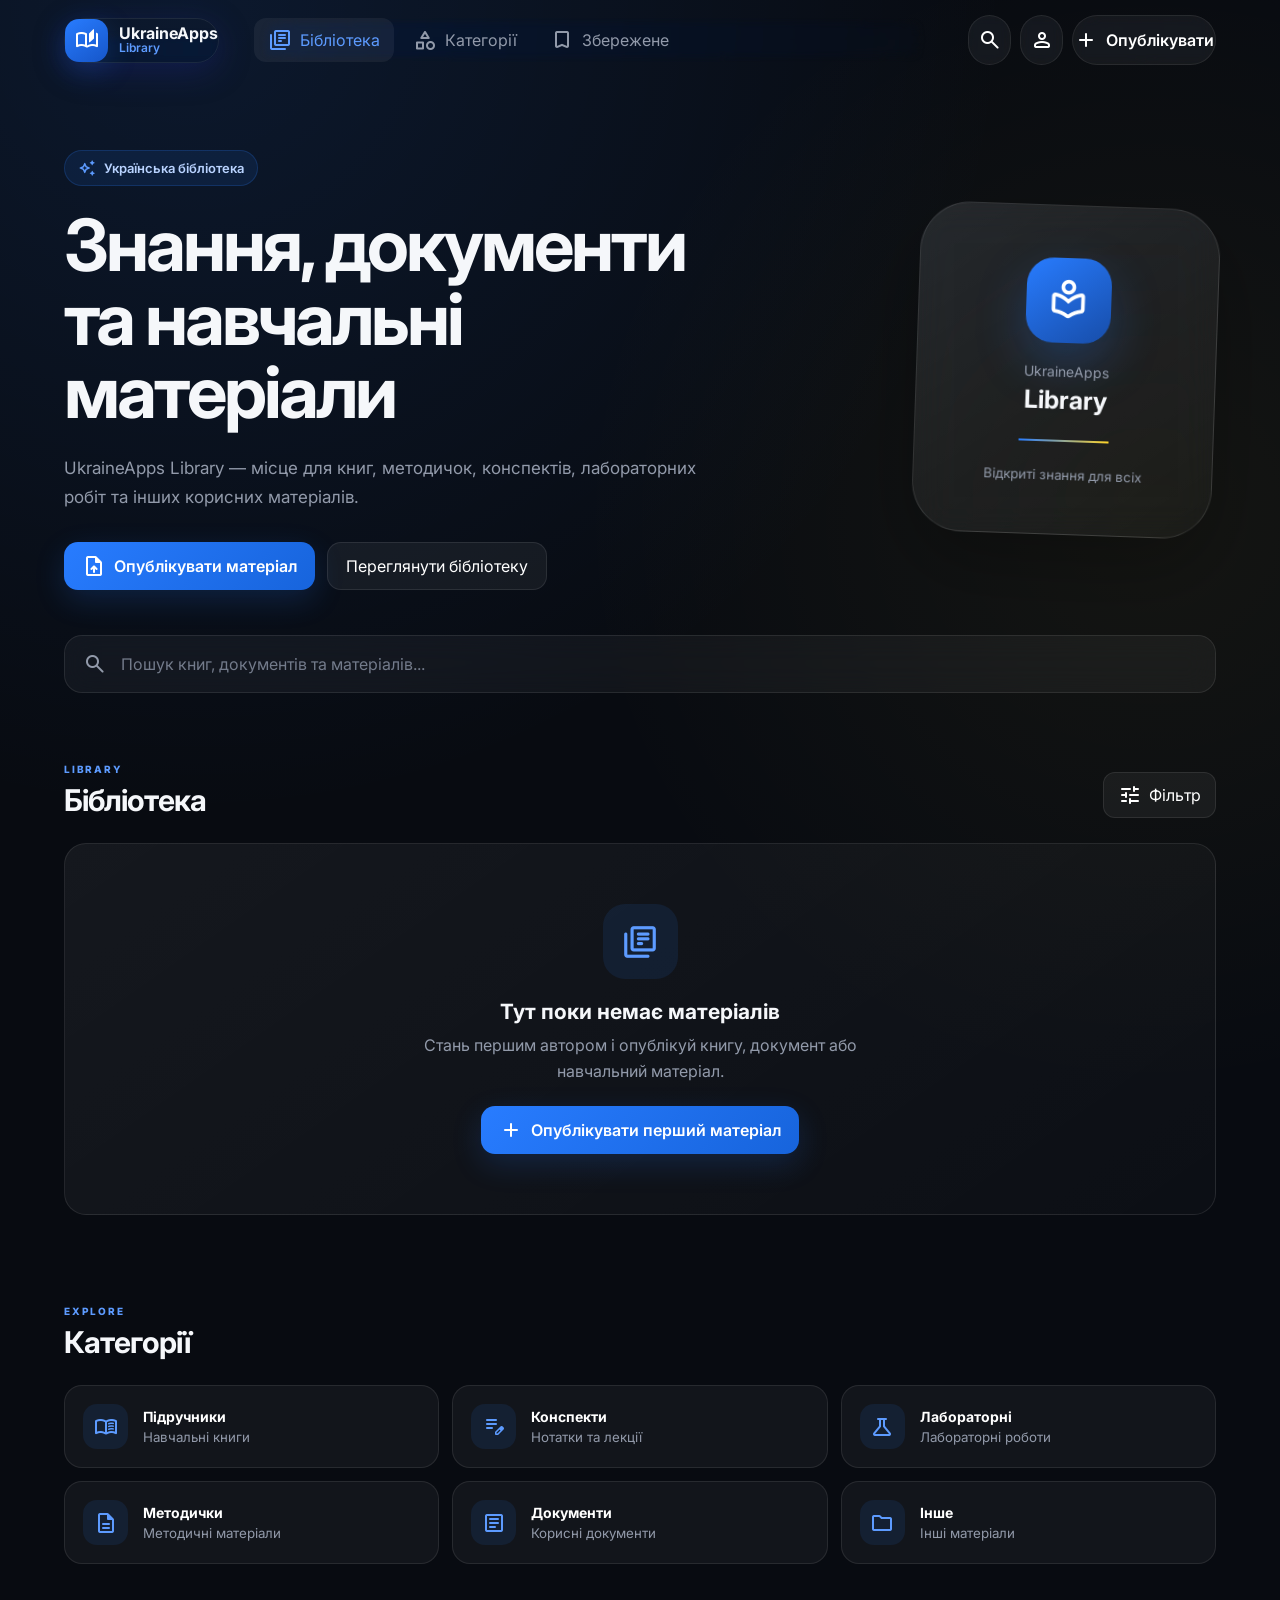
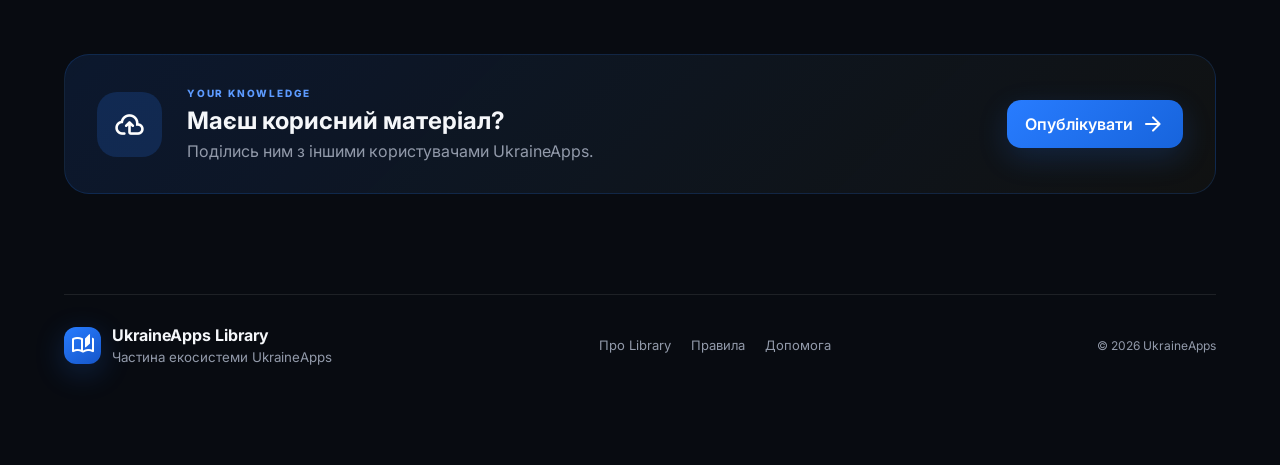
<file: index.htm>
<!DOCTYPE html>
<html lang="uk">
<head>
    <meta charset="UTF-8">
    <meta name="viewport" content="width=device-width, initial-scale=1.0">

    <title>UkraineApps Library</title>

    <link rel="preconnect" href="https://fonts.googleapis.com">
    <link rel="preconnect" href="https://fonts.gstatic.com" crossorigin>

    <link href="https://fonts.googleapis.com/css2?family=Inter:wght@400;500;600;700;800&display=swap" rel="stylesheet">

    <link rel="stylesheet" href="style.css">
  <svg style="display: none">
    <filter id="displacementFilter">
        <feImage
                href="[data-uri]"
                preserveAspectRatio="none"/>

        <feDisplacementMap
                in="SourceGraphic"
                in2="noise"
                scale="100"
                xChannelSelector="R"
                yChannelSelector="G"
        />
    </filter>
  </svg>
</head>

<body>

<!-- SVG Liquid Glass -->
<svg class="glass-svg">
    <filter id="displacementFilter">
        <feTurbulence
            type="fractalNoise"
            baseFrequency="0.015"
            numOctaves="2"
            seed="5"
            result="noise"
        />

        <feDisplacementMap
            in="SourceGraphic"
            in2="noise"
            scale="18"
            xChannelSelector="R"
            yChannelSelector="G"
        />
    </filter>
</svg>


<header class="header">

    <a href="index.html" class="logo">
        <div class="logo-icon">
            <span class="material-symbols-rounded">auto_stories</span>
        </div>

        <div class="logo-text">
            <strong>UkraineApps</strong>
            <span>Library</span>
        </div>
    </a>


    <nav class="nav">
        <a href="#library" class="active">
            <span class="material-symbols-rounded">library_books</span>
            Бібліотека
        </a>

        <a href="#categories">
            <span class="material-symbols-rounded">category</span>
            Категорії
        </a>

        <a href="#saved">
            <span class="material-symbols-rounded">bookmark</span>
            Збережене
        </a>
    </nav>


    <div class="header-actions">

        <button class="icon-button" id="searchButton" aria-label="Пошук">
            <span class="material-symbols-rounded">search</span>
        </button>

        <button class="profile-button" id="profileButton">
            <span class="material-symbols-rounded">person</span>
        </button>

        <button class="publish-button" id="openPublish">
            <span class="material-symbols-rounded">add</span>
            Опублікувати
        </button>

    </div>

</header>


<main>

    <!-- HERO -->

    <section class="hero">

        <div class="hero-content">

            <div class="hero-badge">
                <span class="material-symbols-rounded">auto_awesome</span>
                Українська бібліотека
            </div>

            <h1>
                Знання, документи<br>
                та навчальні матеріали
            </h1>

            <p>
                UkraineApps Library — місце для книг, методичок,
                конспектів, лабораторних робіт та інших корисних матеріалів.
            </p>

            <div class="hero-buttons">

                <button class="primary-button" id="heroPublish">
                    <span class="material-symbols-rounded">upload_file</span>
                    Опублікувати матеріал
                </button>

                <a href="#library" class="secondary-button">
                    Переглянути бібліотеку
                </a>

            </div>

        </div>


        <div class="hero-glass">

            <div class="hero-icon">
                <span class="material-symbols-rounded">local_library</span>
            </div>

            <span>UkraineApps</span>
            <strong>Library</strong>

            <div class="hero-line"></div>

            <small>
                Відкриті знання для всіх
            </small>

        </div>

    </section>


    <!-- SEARCH -->

    <section class="search-section">

        <div class="search-box">

            <span class="material-symbols-rounded">search</span>

            <input
                type="text"
                id="searchInput"
                placeholder="Пошук книг, документів та матеріалів..."
                autocomplete="off"
            >

            <button id="clearSearch" class="clear-search">
                <span class="material-symbols-rounded">close</span>
            </button>

        </div>

    </section>


    <!-- LIBRARY -->

    <section class="section" id="library">

        <div class="section-header">

            <div>
                <span class="section-label">LIBRARY</span>
                <h2>Бібліотека</h2>
            </div>

            <button class="filter-button" id="filterButton">
                <span class="material-symbols-rounded">tune</span>
                Фільтр
            </button>

        </div>


        <div id="libraryGrid" class="library-grid">

            <!-- Реальні матеріали Firebase будуть тут -->

            <div class="empty-library">

                <div class="empty-icon">
                    <span class="material-symbols-rounded">
                        library_books
                    </span>
                </div>

                <h3>Тут поки немає матеріалів</h3>

                <p>
                    Стань першим автором і опублікуй книгу,
                    документ або навчальний матеріал.
                </p>

                <button class="primary-button" id="emptyPublish">
                    <span class="material-symbols-rounded">add</span>
                    Опублікувати перший матеріал
                </button>

            </div>

        </div>

    </section>


    <!-- CATEGORIES -->

    <section class="section" id="categories">

        <div class="section-header">

            <div>
                <span class="section-label">EXPLORE</span>
                <h2>Категорії</h2>
            </div>

        </div>


        <div class="categories">

            <button class="category" data-category="Підручники">
                <span class="material-symbols-rounded">menu_book</span>
                <span>
                    <strong>Підручники</strong>
                    <small>Навчальні книги</small>
                </span>
            </button>


            <button class="category" data-category="Конспекти">
                <span class="material-symbols-rounded">edit_note</span>
                <span>
                    <strong>Конспекти</strong>
                    <small>Нотатки та лекції</small>
                </span>
            </button>


            <button class="category" data-category="Лабораторні">
                <span class="material-symbols-rounded">science</span>
                <span>
                    <strong>Лабораторні</strong>
                    <small>Лабораторні роботи</small>
                </span>
            </button>


            <button class="category" data-category="Методички">
                <span class="material-symbols-rounded">description</span>
                <span>
                    <strong>Методички</strong>
                    <small>Методичні матеріали</small>
                </span>
            </button>


            <button class="category" data-category="Документи">
                <span class="material-symbols-rounded">article</span>
                <span>
                    <strong>Документи</strong>
                    <small>Корисні документи</small>
                </span>
            </button>


            <button class="category" data-category="Інше">
                <span class="material-symbols-rounded">folder</span>
                <span>
                    <strong>Інше</strong>
                    <small>Інші матеріали</small>
                </span>
            </button>

        </div>

    </section>


    <!-- PUBLISH PROMO -->

    <section class="publish-promo">

        <div class="promo-icon">
            <span class="material-symbols-rounded">cloud_upload</span>
        </div>

        <div class="promo-text">
            <span class="section-label">YOUR KNOWLEDGE</span>

            <h2>
                Маєш корисний матеріал?
            </h2>

            <p>
                Поділись ним з іншими користувачами UkraineApps.
            </p>
        </div>

        <button class="primary-button" id="promoPublish">
            Опублікувати
            <span class="material-symbols-rounded">arrow_forward</span>
        </button>

    </section>

</main>


<footer>

    <div class="footer-logo">
        <div class="logo-icon">
            <span class="material-symbols-rounded">auto_stories</span>
        </div>

        <div>
            <strong>UkraineApps Library</strong>
            <small>Частина екосистеми UkraineApps</small>
        </div>
    </div>


    <div class="footer-links">
        <a href="#">Про Library</a>
        <a href="#">Правила</a>
        <a href="#">Допомога</a>
    </div>


    <span class="copyright">
        © 2026 UkraineApps
    </span>

</footer>


<!-- MOBILE NAV -->

<nav class="mobile-nav">

    <a href="#library" class="active">
        <span class="material-symbols-rounded">library_books</span>
        <small>Бібліотека</small>
    </a>

    <a href="#categories">
        <span class="material-symbols-rounded">category</span>
        <small>Категорії</small>
    </a>

    <button id="mobilePublish">
        <span class="material-symbols-rounded">add</span>
    </button>

    <a href="#saved">
        <span class="material-symbols-rounded">bookmark</span>
        <small>Збережене</small>
    </a>

    <button id="mobileProfile">
        <span class="material-symbols-rounded">person</span>
        <small>Профіль</small>
    </button>

</nav>


<!-- PUBLISH MODAL -->

<div class="modal" id="publishModal">

    <div class="modal-overlay"></div>

    <div class="modal-window">

        <button class="modal-close" id="closePublish">
            <span class="material-symbols-rounded">close</span>
        </button>


        <div class="modal-header">

            <div class="modal-icon">
                <span class="material-symbols-rounded">
                    upload_file
                </span>
            </div>

            <div>
                <span class="section-label">PUBLISH</span>
                <h2>Опублікувати матеріал</h2>
            </div>

        </div>


        <form id="publishForm">

            <label>
                Назва

                <input
                    type="text"
                    id="materialTitle"
                    maxlength="200"
                    placeholder="Наприклад: Основи електротехніки"
                    required
                >

            </label>


            <label>
                Опис

                <textarea
                    id="materialDescription"
                    maxlength="5000"
                    placeholder="Коротко опиши матеріал..."
                    required
                ></textarea>

                <span class="counter">
                    <span id="descriptionCount">0</span>/5000
                </span>

            </label>


            <label>
                Категорія

                <select id="materialCategory" required>

                    <option value="">
                        Обери категорію
                    </option>

                    <option value="Підручники">
                        Підручники
                    </option>

                    <option value="Конспекти">
                        Конспекти
                    </option>

                    <option value="Лабораторні">
                        Лабораторні
                    </option>

                    <option value="Методички">
                        Методички
                    </option>

                    <option value="Документи">
                        Документи
                    </option>

                    <option value="Інше">
                        Інше
                    </option>

                </select>

            </label>


            <div class="upload-fields">

                <label class="file-upload">

                    <input
                        type="file"
                        id="coverFile"
                        accept="image/jpeg,image/png,image/webp"
                    >

                    <span class="material-symbols-rounded">
                        image
                    </span>

                    <strong>Обкладинка</strong>

                    <small>
                        JPG, PNG або WEBP · до 5 МБ
                    </small>

                </label>


                <label class="file-upload">

                    <input
                        type="file"
                        id="materialFile"
                        accept=".pdf,.doc,.docx,.ppt,.pptx,.xls,.xlsx"
                        required
                    >

                    <span class="material-symbols-rounded">
                        description
                    </span>

                    <strong>Файл матеріалу</strong>

                    <small>
                        PDF, DOC, PPT, XLS · до 50 МБ
                    </small>

                </label>

            </div>


            <div id="selectedFile" class="selected-file"></div>


            <div class="modal-actions">

                <button
                    type="button"
                    class="secondary-button"
                    id="cancelPublish"
                >
                    Скасувати
                </button>

                <button
                    type="submit"
                    class="primary-button"
                >
                    <span class="material-symbols-rounded">
                        publish
                    </span>
                    Опублікувати
                </button>

            </div>

        </form>

    </div>

</div>


<!-- MATERIAL ICONS -->

<link
    rel="stylesheet"
    href="https://fonts.googleapis.com/css2?family=Material+Symbols+Rounded:opsz,wght,FILL,GRAD@20..48,400,0,0"
/>

<script src="script.js"></script>

</body>
</html>
</file>
<file: style.css>
:root {
    --bg: #080b11;
    --surface: rgba(18, 23, 34, 0.72);
    --surface-solid: #111722;
    --surface-light: rgba(255, 255, 255, 0.07);

    --border: rgba(255, 255, 255, 0.09);

    --text: #f5f7fa;
    --muted: #929aaa;

    --blue: #287cff;
    --blue-light: #5d9bff;
    --yellow: #ffd429;

    --radius: 22px;
}

* {
    box-sizing: border-box;
    margin: 0;
    padding: 0;
}

html {
    scroll-behavior: smooth;
}

body {
    min-height: 100vh;

    background:
        radial-gradient(
            circle at 15% 0%,
            rgba(40, 124, 255, 0.12),
            transparent 35%
        ),
        radial-gradient(
            circle at 90% 25%,
            rgba(255, 212, 41, 0.05),
            transparent 30%
        ),
        var(--bg);

    color: var(--text);

    font-family: "Inter", sans-serif;

    overflow-x: hidden;
}

button,
input,
textarea,
select {
    font: inherit;
}

button {
    border: 0;
    cursor: pointer;
}

a {
    color: inherit;
}
.more-btn {
position: absolute;
    right: 20px;
    display: flex;
    justify-content: center;
    align-items: center;
    width: 10px;
  color: white;
    height: 10px;
}
.action-menu {
  position: absolute;
  bottom: 2%;
  left: 50%;
    transform: translateX(-50%);

  padding: 12px 14px;
  border-radius: 18px;

  background: rgba(255, 255, 255, 0.12);
  backdrop-filter: blur(14px) saturate(160%);
  -webkit-backdrop-filter: blur(14px) saturate(160%);
  border: 1px solid rgba(255, 255, 255, 0.25);

  box-shadow: 0 12px 40px rgba(0, 0, 0, 0.35);

  z-index: 10000;

  animation: menuFadeScale .25s ease forwards;

  /* щоб контент не липнув */
  display: flex;
}
.action-menu button {
  border-radius: 42px;
  background: rgba(0,0,0,0.25);
  color: white;
  border: 1px solid rgba(255,255,255,0.18);
  padding: 8px 12px;
  transition: .2s;
}

.action-menu button:hover {
  background: rgba(255,255,255,0.18);
}

/* MATERIAL ICONS */

.material-symbols-rounded {
    font-size: 22px;

    font-variation-settings:
        "FILL" 0,
        "wght" 400,
        "GRAD" 0,
        "opsz" 24;
}


/* SVG */

.glass-svg {
    position: absolute;
    width: 0;
    height: 0;
}


/* HEADER */

.header {
    position: sticky;
    top: 0;

    z-index: 100;

    width: 100%;

    display: flex;
    align-items: center;

    gap: 35px;

    padding: 15px 5%;
}


/* LOGO */

.logo {
    display: flex;
    align-items: center;
  box-shadow: 0 8px 32px rgba(31, 38, 135, 0.37);
  border: 1px solid rgba(255,255,255,0.08);
  backdrop-filter: url(#displacementFilter) blur(3px) saturate(140%);
  -webkit-backdrop-filter: blur(3px);
  filter: url(#glass-distortion);
  -webkit-filter: url(#glass-distortion);
border-radius: 26px;
    gap: 11px;

    text-decoration: none;

    min-width: max-content;
}

.logo-icon {
    width: 43px;
    height: 43px;

    display: flex;
    align-items: center;
    justify-content: center;

    border-radius: 14px;

    color: white;

    background:
        linear-gradient(
            145deg,
            var(--blue),
            #1656c9
        );

    box-shadow:
        0 8px 30px rgba(40, 124, 255, 0.22);
}

.logo-text {
    display: flex;
    flex-direction: column;

    line-height: 1.05;
}

.logo-text strong {
    font-size: 16px;
}

.logo-text span {
    color: var(--blue-light);

    font-size: 12px;
    font-weight: 600;
}


/* NAV */

.nav {
    display: flex;
    align-items: center;
border-radius: 62px;
backdrop-filter: url(#displacementFilter) blur(3px) saturate(140%);
  -webkit-backdrop-filter: blur(3px);
  filter: url(#glass-distortion);
  -webkit-filter: url(#glass-distortion);
    gap: 5px;

    flex: 1;
}

.nav a {
    display: flex;
    align-items: center;

    gap: 8px;

    padding: 10px 14px;

    color: var(--muted);

    text-decoration: none;

    border-radius: 12px;

    transition: 0.25s ease;
}

.nav a:hover,
.nav a.active {
    color: white;

    background: rgba(255, 255, 255, 0.06);
}

.nav a.active {
    color: var(--blue-light);
}


/* HEADER ACTIONS */

.header-actions {
    display: flex;
    align-items: center;

    gap: 9px;
}
.header-actions button {
  height: 50px;

  
display: flex;
    padding: 0px 1px;
    border-radius: 50px;
    text-align: center;
    text-decoration: none;
    color: white;
          background: rgba(255,255,255,0.05);
  backdrop-filter: url(#displacementFilter) blur(3px) saturate(140%);
  -webkit-backdrop-filter: blur(3px);
  filter: url(#glass-distortion);
  -webkit-filter: url(#glass-distortion);

  /* Тінь і обведення для глибини */
  box-shadow: 0 8px 32px rgba(31, 38, 135, 0.37);
  border: 1px solid rgba(255,255,255,0.08);

    transition: all 0.3s ease;
    box-shadow: 0 0 0 rgb(59 130 246 / 0%);
}
.icon-button,
.profile-button {
    width: 43px;
    height: 43px;

    display: flex;
    align-items: center;
    justify-content: center;

    color: white;

    background: rgba(255, 255, 255, 0.06);

    border: 1px solid var(--border);
    border-radius: 50%;

    transition: 0.25s ease;
}
#loginButton, #logoutButton {
display: none;
    align-items: center;
    justify-content: center;
}
.login-button, .logout-button {
width: 73px;
    height: 43px;
padding: 2000px;

    color: white;

    background: rgba(255, 255, 255, 0.06);

    border: 1px solid var(--border);
    border-radius: 50%;

    transition: 0.25s ease;
}
.icon-button:hover,
.profile-button:hover {
    background: rgba(255, 255, 255, 0.1);

    transform: translateY(-1px);
}

.publish-button,
.primary-button {
    display: inline-flex;
    align-items: center;
    justify-content: center;

    gap: 8px;

    padding: 12px 18px;

    color: white;

    background:
        linear-gradient(
            135deg,
            var(--blue),
            #1764dc
        );

    border-radius: 14px;

    font-weight: 600;

    box-shadow:
        0 10px 30px rgba(40, 124, 255, 0.18);

    transition: 0.25s ease;
}

.publish-button:hover,
.primary-button:hover {
    transform: translateY(-2px);

    box-shadow:
        0 14px 35px rgba(40, 124, 255, 0.28);
}


/* HERO */

.hero {
    width: min(1200px, 90%);

    min-height: 470px;

    margin: 55px auto 30px;

    display: flex;
    align-items: center;
    justify-content: space-between;

    gap: 50px;
}

.hero-content {
    max-width: 680px;
}

.hero-badge {
    width: max-content;

    display: flex;
    align-items: center;

    gap: 8px;

    padding: 8px 13px;

    margin-bottom: 22px;

    color: #b9d3ff;

    background: rgba(40, 124, 255, 0.1);

    border: 1px solid rgba(40, 124, 255, 0.2);

    border-radius: 999px;

    font-size: 13px;
    font-weight: 600;
}

.hero-badge .material-symbols-rounded {
    color: var(--blue-light);
    font-size: 18px;
}

.hero h1 {
    font-size: clamp(40px, 6vw, 72px);

    line-height: 1.02;

    letter-spacing: -3px;

    margin-bottom: 25px;
}

.hero p {
    max-width: 650px;

    color: var(--muted);

    font-size: 17px;

    line-height: 1.7;

    margin-bottom: 30px;
}

.hero-buttons {
    display: flex;
    flex-wrap: wrap;

    gap: 12px;
}

.secondary-button {
    display: inline-flex;
    align-items: center;
    justify-content: center;

    padding: 12px 18px;

    color: white;

    background: rgba(255, 255, 255, 0.055);

    border: 1px solid var(--border);

    border-radius: 14px;

    text-decoration: none;

    transition: 0.25s ease;
}

.secondary-button:hover {
    background: rgba(255, 255, 255, 0.09);
}


/* HERO GLASS */

.hero-glass {
    width: 300px;
    min-width: 300px;
    height: 330px;

    display: flex;
    flex-direction: column;
    align-items: center;
    justify-content: center;

    border-radius: 50px;

    background:
        linear-gradient(
            145deg,
            rgba(255,255,255,0.1),
            rgba(255,255,255,0.025)
        );

    border: 1px solid rgba(255,255,255,0.11);

    box-shadow:
        0 30px 80px rgba(0,0,0,0.3);

    backdrop-filter:
        blur(18px)
        saturate(140%);

    transform: rotate(2deg);
}

.hero-icon {
    width: 85px;
    height: 85px;

    display: flex;
    align-items: center;
    justify-content: center;

    margin-bottom: 20px;

    color: white;

    background:
        linear-gradient(
            145deg,
            var(--blue),
            #174da9
        );

    border-radius: 27px;

    box-shadow:
        0 20px 50px rgba(40,124,255,0.25);
}

.hero-icon .material-symbols-rounded {
    font-size: 44px;
}

.hero-glass > span {
    color: var(--muted);
    font-size: 14px;
}

.hero-glass strong {
    font-size: 25px;
    margin-top: 5px;
}

.hero-line {
    width: 90px;
    height: 2px;

    margin: 25px 0;

    background:
        linear-gradient(
            90deg,
            var(--blue),
            var(--yellow)
        );
}

.hero-glass small {
    color: var(--muted);
}


/* SEARCH */

.search-section {
    width: min(1200px, 90%);

    margin: 0 auto 70px;
}

.search-box {
    position: relative;

    width: 100%;

    display: flex;
    align-items: center;

    padding: 0 18px;

    background: rgba(255,255,255,0.045);

    border: 1px solid var(--border);

    border-radius: 18px;

    transition: 0.25s ease;

    backdrop-filter: blur(14px);
}

.search-box:focus-within {
    border-color: rgba(40,124,255,0.45);

    box-shadow:
        0 0 0 4px rgba(40,124,255,0.08);
}

.search-box > .material-symbols-rounded {
    color: var(--muted);
}

.search-box input {
    width: 100%;

    padding: 18px 14px;

    color: white;

    background: transparent;

    border: 0;
    outline: 0;
}

.search-box input::placeholder {
    color: #737b8b;
}

.clear-search {
    display: none;

    color: var(--muted);

    background: transparent;
}


/* SECTIONS */

.section {
    width: min(1200px, 90%);

    margin: 0 auto 90px;
}

.section-header {
    display: flex;
    align-items: end;
    justify-content: space-between;

    margin-bottom: 25px;
}

.section-label {
    display: block;

    margin-bottom: 7px;

    color: var(--blue-light);

    font-size: 10px;
    font-weight: 800;

    letter-spacing: 1.8px;
}

.section h2 {
    font-size: 30px;

    letter-spacing: -1px;
}

.filter-button {
    display: flex;
    align-items: center;

    gap: 7px;

    padding: 10px 14px;

    color: white;

    background: rgba(255,255,255,0.05);

    border: 1px solid var(--border);

    border-radius: 12px;
}


/* EMPTY */

.library-grid {
    min-height: 310px;

    display: grid;
    grid-template-columns: repeat(auto-fit, minmax(min(100%, 250px), 1fr));
    gap: 16px;
}

.empty-library {
    width: 100%;
    grid-column: 1 / -1;

    display: flex;
    flex-direction: column;
    align-items: center;
    justify-content: center;

    text-align: center;

    padding: 60px 25px;

    background:
        linear-gradient(
            145deg,
            rgba(255,255,255,0.055),
            rgba(255,255,255,0.02)
        );

    border: 1px solid var(--border);

    border-radius: var(--radius);
}

.library-book {
    position: relative;
    min-width: 0;
    padding: 22px;
    background: var(--surface);
    border: 1px solid var(--border);
    border-radius: var(--radius);
}

.library-book-category {
    display: inline-block;
    margin-bottom: 12px;
    color: var(--blue-light);
    font-size: 13px;
}

.library-book h3 {
    margin-bottom: 9px;
    overflow-wrap: anywhere;
}

.library-book p {
    margin-bottom: 16px;
    color: var(--muted);
    line-height: 1.6;
    overflow-wrap: anywhere;
}

.library-book small {
    display: block;
    color: var(--muted);
    overflow-wrap: anywhere;
}

.library-book-download {
    display: inline-block;
    max-width: 100%;
    color: var(--blue-light);
    overflow-wrap: anywhere;
}

.library-load-error {
    grid-column: 1 / -1;
    padding: 14px 16px;
    color: #ffd6d6;
    background: rgba(190, 45, 45, 0.16);
    border: 1px solid rgba(255, 110, 110, 0.35);
    border-radius: 8px;
    overflow-wrap: anywhere;
}

.empty-icon {
    width: 75px;
    height: 75px;

    display: flex;
    align-items: center;
    justify-content: center;

    margin-bottom: 20px;

    color: var(--blue-light);

    background: rgba(40,124,255,0.1);

    border-radius: 22px;
}

.empty-icon .material-symbols-rounded {
    font-size: 38px;
}

.empty-library h3 {
    font-size: 21px;

    margin-bottom: 9px;
}

.empty-library p {
    max-width: 470px;

    color: var(--muted);

    line-height: 1.6;

    margin-bottom: 22px;
}


/* CATEGORIES */

.categories {
    display: grid;

    grid-template-columns:
        repeat(3, 1fr);

    gap: 13px;
}

.category {
    display: flex;
    align-items: center;

    gap: 15px;

    padding: 18px;

    text-align: left;

    color: white;

    background: rgba(255,255,255,0.045);

    border: 1px solid var(--border);

    border-radius: 18px;

    transition: 0.25s ease;
}

.category:hover {
    transform: translateY(-3px);

    background: rgba(255,255,255,0.075);

    border-color: rgba(40,124,255,0.25);
}

.category > .material-symbols-rounded {
    width: 45px;
    height: 45px;

    display: flex;
    align-items: center;
    justify-content: center;

    flex-shrink: 0;

    color: var(--blue-light);

    background: rgba(40,124,255,0.1);

    border-radius: 14px;
}

.category span:last-child {
    display: flex;
    flex-direction: column;
}

.category strong {
    font-size: 14px;

    margin-bottom: 4px;
}

.category small {
    color: var(--muted);
}


/* PROMO */

.publish-promo {
    width: min(1200px, 90%);

    margin: 0 auto 100px;

    display: flex;
    align-items: center;

    gap: 25px;

    padding: 32px;

    background:
        linear-gradient(
            135deg,
            rgba(40,124,255,0.12),
            rgba(255,212,41,0.035)
        );

    border: 1px solid rgba(40,124,255,0.17);

    border-radius: 25px;
}

.promo-icon {
    width: 65px;
    height: 65px;

    display: flex;
    align-items: center;
    justify-content: center;

    flex-shrink: 0;

    color: white;

    background: rgba(40,124,255,0.18);

    border-radius: 20px;
}

.promo-icon .material-symbols-rounded {
    font-size: 31px;
}

.promo-text {
    flex: 1;
}

.promo-text h2 {
    margin-bottom: 6px;
}

.promo-text p {
    color: var(--muted);
}


/* FOOTER */

footer {
    width: 90%;
    max-width: 1200px;

    margin: auto;

    padding: 30px 0 100px;

    display: flex;
    align-items: center;
    justify-content: space-between;

    gap: 20px;

    border-top: 1px solid var(--border);
}

.footer-logo {
    display: flex;
    align-items: center;

    gap: 11px;
}

.footer-logo .logo-icon {
    width: 37px;
    height: 37px;
    border-radius: 12px;
}

.footer-logo > div:last-child {
    display: flex;
    flex-direction: column;
}

.footer-logo small {
    color: var(--muted);
    margin-top: 4px;
}

.footer-links {
    display: flex;
    gap: 20px;
}

.footer-links a {
    color: var(--muted);

    text-decoration: none;

    font-size: 13px;
}

.footer-links a:hover {
    color: white;
}

.copyright, .version {
    color: var(--muted);

    font-size: 12px;
}


/* MOBILE NAV */

.mobile-nav {
    display: none;
}


/* MODAL */

.modal {
    position: fixed;

    inset: 0;

    z-index: 500;

    display: none;

    align-items: center;
    justify-content: center;

    padding: 20px;
}

.modal.active {
    display: flex;
}

.modal-overlay {
    position: absolute;

    inset: 0;

    background: rgba(0,0,0,0.7);

    backdrop-filter: blur(10px);
}

.modal-window {
    position: relative;

    z-index: 1;

    width: min(650px, 100%);
    max-height: 90vh;

    overflow-y: auto;

    padding: 30px;

    background:
        linear-gradient(
            145deg,
            rgba(23,29,42,0.97),
            rgba(12,16,24,0.98)
        );

    border: 1px solid var(--border);

    border-radius: 26px;

    box-shadow:
        0 40px 100px rgba(0,0,0,0.5);
}

.modal-close {
    position: absolute;

    top: 18px;
    right: 18px;

    width: 38px;
    height: 38px;

    display: flex;
    align-items: center;
    justify-content: center;

    color: var(--muted);

    background: rgba(255,255,255,0.06);

    border-radius: 50%;
}

.modal-header {
    display: flex;
    align-items: center;

    gap: 15px;

    margin-bottom: 28px;
}

.modal-header h2 {
    font-size: 24px;
}

.modal-icon {
    width: 50px;
    height: 50px;

    display: flex;
    align-items: center;
    justify-content: center;

    color: white;

    background: var(--blue);

    border-radius: 15px;
}

#publishForm {
    display: flex;
    flex-direction: column;

    gap: 18px;
}

#publishForm label {
    position: relative;

    display: flex;
    flex-direction: column;

    gap: 8px;

    color: #dce0e8;

    font-size: 13px;
    font-weight: 600;
}

#publishForm input,
#publishForm textarea,
#publishForm select {
    width: 100%;

    padding: 14px;

    color: white;

    background: rgba(255,255,255,0.055);

    border: 1px solid var(--border);

    border-radius: 13px;

    outline: none;
}

#publishForm textarea {
    min-height: 130px;

    resize: vertical;
}

#publishForm input:focus,
#publishForm textarea:focus,
#publishForm select:focus {
    border-color: rgba(40,124,255,0.55);
}

#publishForm select option {
    color: white;
    background: #111722;
}

.counter {
    align-self: flex-end;

    color: var(--muted);

    font-size: 11px;
    font-weight: 400;
}

.upload-fields {
    display: grid;

    grid-template-columns: 1fr 1fr;

    gap: 12px;
}

.file-upload {
    min-height: 150px;

    align-items: center !important;
    justify-content: center;

    text-align: center;

    padding: 20px;

    cursor: pointer;

    background: rgba(255,255,255,0.035);

    border: 1px dashed rgba(255,255,255,0.15);

    border-radius: 16px;

    transition: 0.25s ease;
}

.file-upload:hover {
    background: rgba(40,124,255,0.06);

    border-color: rgba(40,124,255,0.35);
}

.file-upload input {
    display: none;
}

.file-upload > .material-symbols-rounded {
    color: var(--blue-light);

    font-size: 35px;
}

.file-upload small {
    color: var(--muted);

    font-weight: 400;
}

.selected-file {
    display: none;

    padding: 12px;

    color: #cfd5df;

    background: rgba(255,255,255,0.04);

    border-radius: 12px;

    font-size: 13px;
}

.modal-actions {
    display: flex;
    justify-content: flex-end;

    gap: 10px;

    padding-top: 8px;
}


/* RESPONSIVE */

@media (max-width: 850px) {

    .header {
        padding: 12px 4%;
    }

    .nav {
        display: none;
    }

    .header-actions .publish-button {
        display: none;
    }

    .hero {
        min-height: auto;

        flex-direction: column;
        align-items: flex-start;

        margin-top: 45px;
    }

    .hero-glass {
        align-self: center;

        width: 260px;
        min-width: 260px;
        height: 280px;
    }

    .categories {
        grid-template-columns: repeat(2, 1fr);
    }

    .publish-promo {
        flex-wrap: wrap;
    }

    footer {
        flex-direction: column;
        align-items: flex-start;
    }

    .footer-links {
        flex-wrap: wrap;
    }
}


@media (max-width: 600px) {

    .header {
        padding: 10px 4%;
    }

    .logo-text {
        display: none;
    }

    .hero {
        width: 92%;
    }

    .hero h1 {
        font-size: 42px;

        letter-spacing: -2px;
    }

    .hero p {
        font-size: 15px;
    }

    .hero-buttons {
        width: 100%;
    }

    .hero-buttons > * {
        width: 100%;
    }

    .hero-glass {
        width: 230px;
        min-width: 230px;
    }

    .search-section,
    .section,
    .publish-promo {
        width: 92%;
    }

    .categories {
        grid-template-columns: 1fr;
    }

    .publish-promo {
        padding: 25px;

        align-items: flex-start;
    }

    .publish-promo .primary-button {
        width: 100%;
    }

    footer {
        width: 92%;

        padding-bottom: 90px;
    }
.mobile-nav {
        position: fixed;

        left: 4%;
        right: 4%;
        bottom: 12px;

        z-index: 300;

        display: flex;
        align-items: center;
        justify-content: space-around;
        padding: 2px 0px;

        border: 1px solid var(--border);

        border-radius: 62px;
backdrop-filter: url(#displacementFilter) blur(3px) saturate(140%);
  -webkit-backdrop-filter: blur(3px);
  filter: url(#glass-distortion);
  -webkit-filter: url(#glass-distortion);
        box-shadow:
            0 15px 50px rgba(0,0,0,0.35);
    }

    .mobile-nav a,
    .mobile-nav button {
        display: flex;
        flex-direction: column;
        align-items: center;
    justify-content: center;
        gap: 3px;
font-size: 12px;
        min-width: 68px;
        min-height: 48px;
        color: white;

        background: transparent;

        text-decoration: none;
    }
#mobilePublish {
        width: 48px;
        height: 48px;

        display: flex;
        align-items: center;
        justify-content: center;

        color: white;

        background: var(--blue);

        border-radius: 16px;
    }
    .mobile-nav a.active {
        color: var(--blue-light);
      border: 1px solid rgba(255, 255, 255, 0.18);
    border-radius: 56px;
background: rgba(255,255,255,0.05);
display: flex;
    flex-direction: column;
    justify-content: center;
align-items: center;
    width: max-content;
  height: 80%;
      margin: 5px;
backdrop-filter: blur(3px) saturate(140%);
  -webkit-backdrop-filter: blur(3px);
  filter: url(#glass-distortion);
  -webkit-filter: url(#glass-distortion);
    box-shadow: 0 8px 32px rgba(31, 38, 135, 0.37);

    transition:
        transform 0.25s ease,
        background 0.25s ease,
        box-shadow 0.25s ease;
    }



    .mobile-nav small {
        font-size: 9px;
    }

    .mobile-nav > button:nth-child(3) {
        width: 48px;
        height: 48px;

        display: flex;
        align-items: center;
        justify-content: center;

        color: white;

        background: var(--blue);

        border-radius: 16px;
    }

    .mobile-nav > button:last-child {
        padding: 0;
    }

    .modal-window {
        padding: 23px;

        border-radius: 22px;
    }

    .upload-fields {
        grid-template-columns: 1fr;
    }

    .modal-actions {
        flex-direction: column-reverse;
    }

    .modal-actions button {
        width: 100%;
    }
}
</file>
